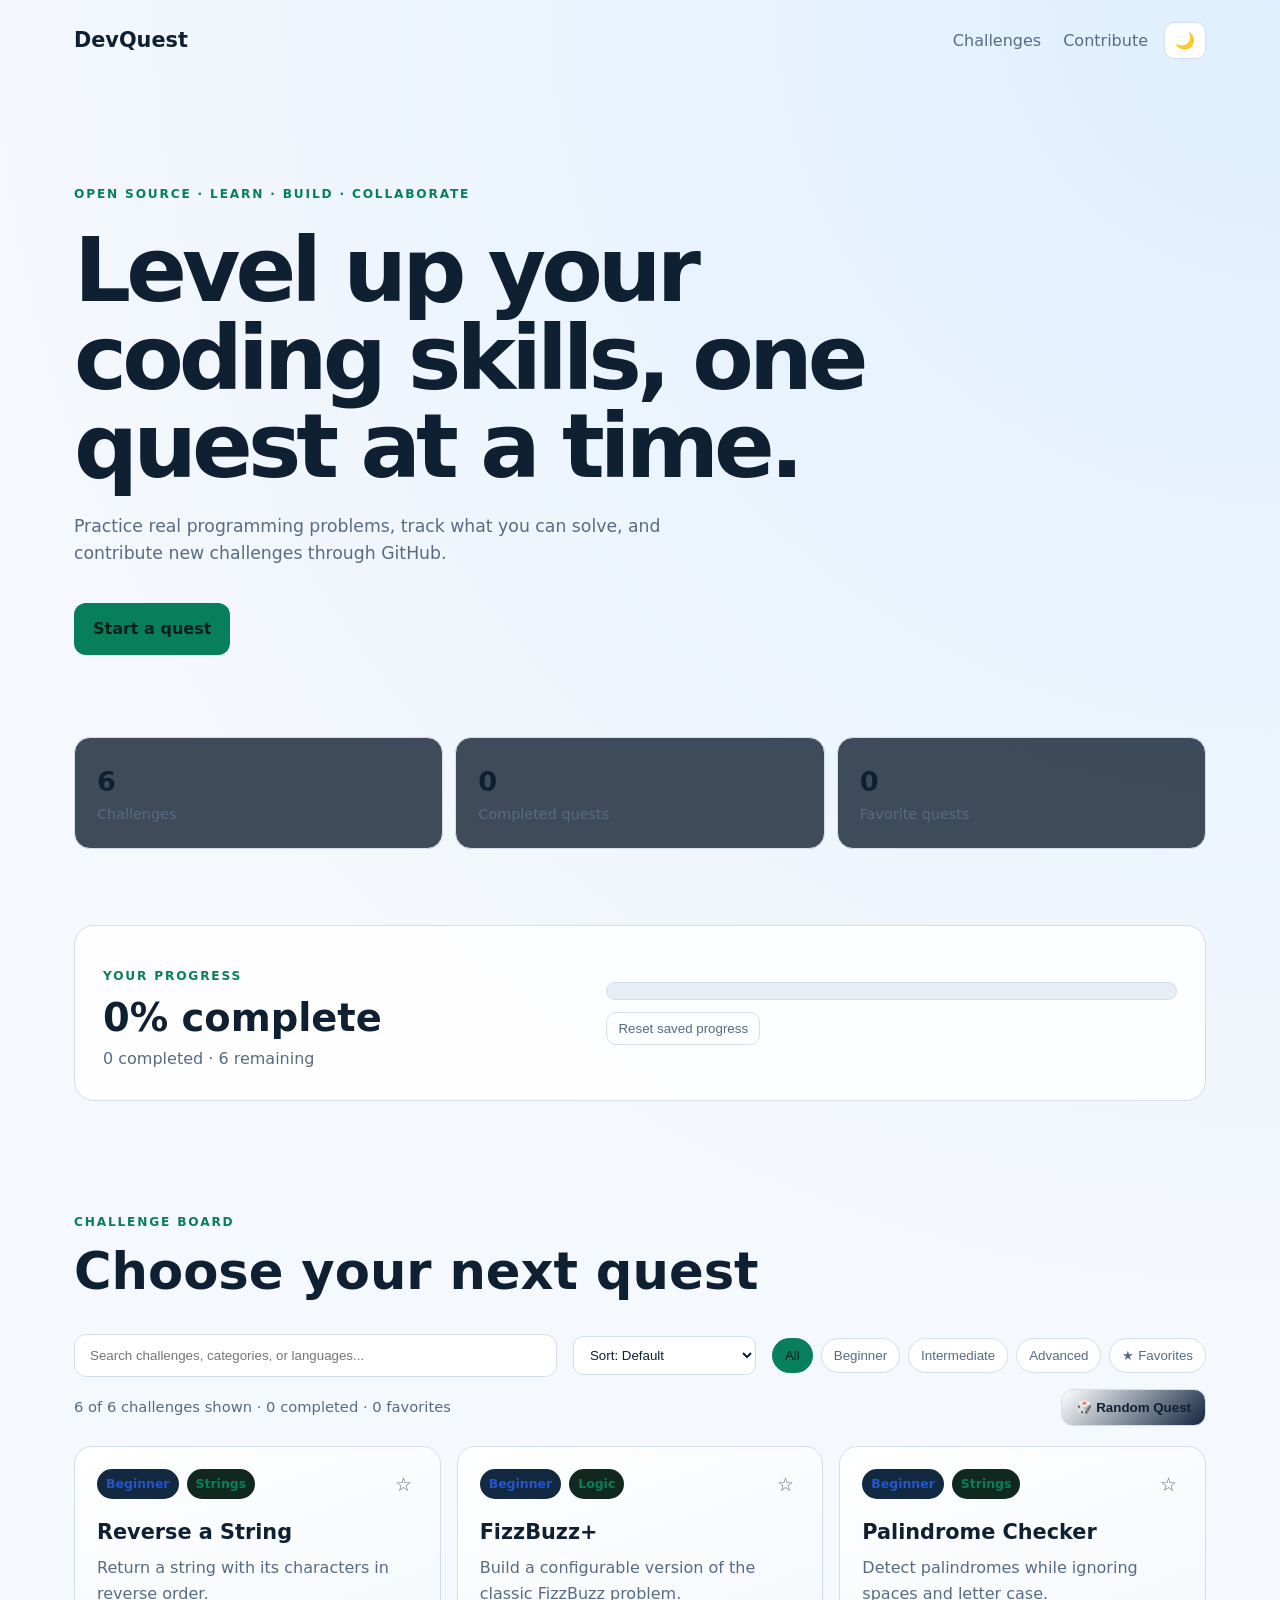
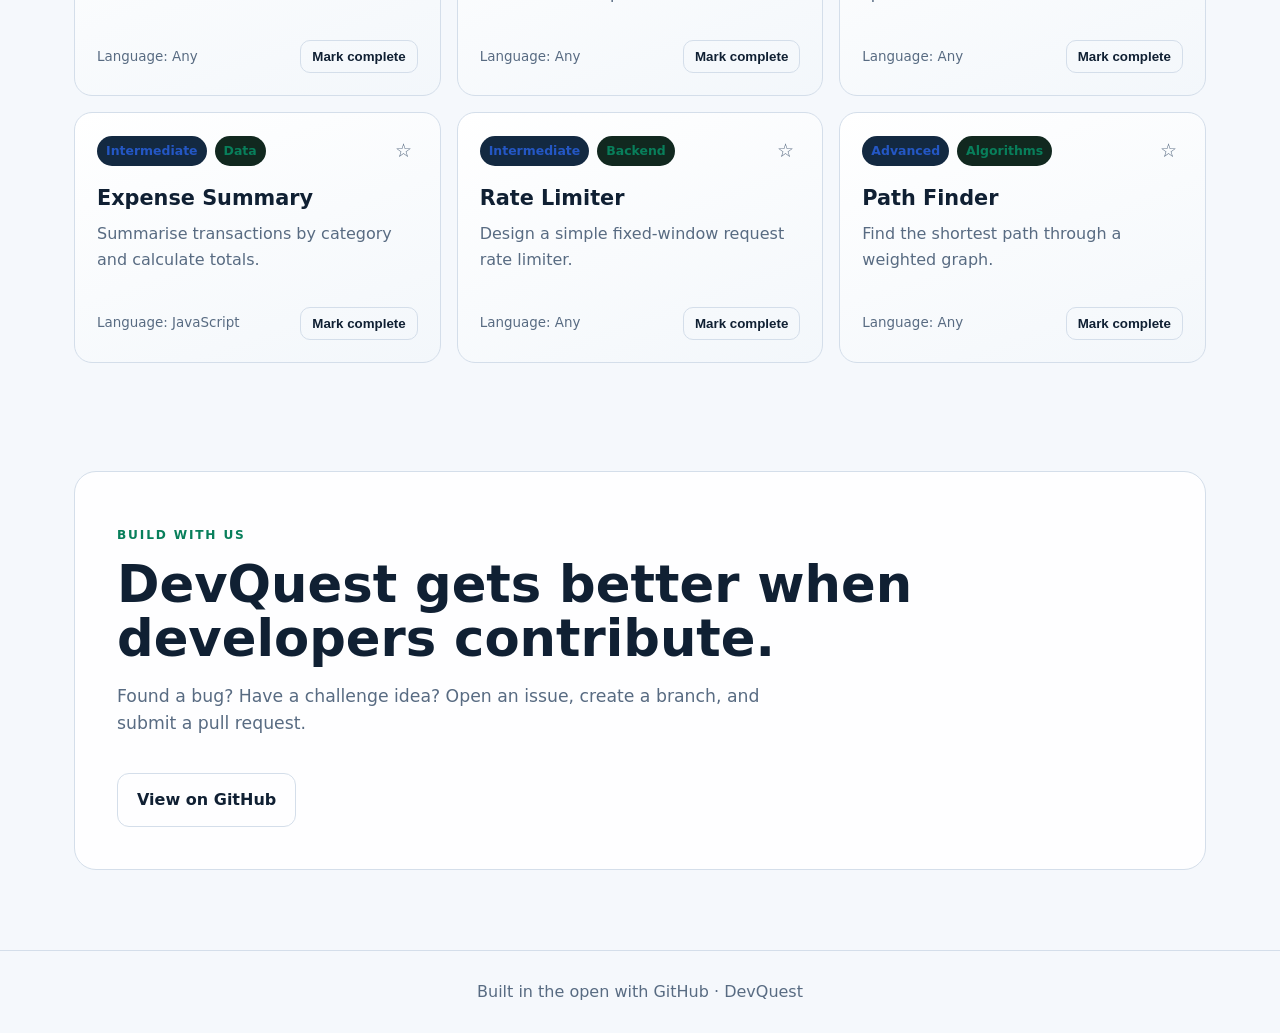
<file: index.html>
<!doctype html>
<html lang="en">
<head>
  <meta charset="utf-8">
  <meta name="viewport" content="width=device-width,initial-scale=1">
  <meta name="description" content="DevQuest is an open-source coding challenge platform for learning through practice and collaboration.">
  <title>DevQuest — Learn by Building</title>
  <link rel="stylesheet" href="css/style.css">
</head>
<body>
  <header class="site-header">
    <a class="brand" href="#">DevQuest</a>
    <div class="header-actions">
    <nav aria-label="Primary navigation">
      <a href="#challenges">Challenges</a>
      <a href="#contribute">Contribute</a>
    </nav>
    <button id="theme-toggle" class="theme-toggle" type="button" aria-label="Toggle color theme">☀️</button>
    </div>
  </header>

  <main>
    <section class="hero">
      <p class="eyebrow">OPEN SOURCE · LEARN · BUILD · COLLABORATE</p>
      <h1>Level up your coding skills, one quest at a time.</h1>
      <p>Practice real programming problems, track what you can solve, and contribute new challenges through GitHub.</p>
      <a class="button" href="#challenges">Start a quest</a>
    </section>

    <section class="stats" aria-label="Project highlights">
      <div><strong id="challenge-count">0</strong><span>Challenges</span></div>
      <div><strong id="completed-count">0</strong><span>Completed quests</span></div>
      <div><strong id="favorites-count">0</strong><span>Favorite quests</span></div>
    </section>

    <section class="progress-dashboard" aria-labelledby="progress-title">
      <div class="progress-copy">
        <p class="eyebrow">YOUR PROGRESS</p>
        <h2 id="progress-title"><span id="progress-percent">0%</span> complete</h2>
        <p><span id="progress-completed">0</span> completed · <span id="progress-remaining">0</span> remaining</p>
      </div>
      <div>
        <div class="progress-track" role="progressbar" aria-label="Challenge completion" aria-valuemin="0" aria-valuemax="100" aria-valuenow="0">
          <div id="progress-fill" class="progress-fill"></div>
        </div>
        <button id="reset-progress" class="reset-progress-btn" type="button">Reset saved progress</button>
      </div>
    </section>

    <section id="challenges" class="section">
      <div class="section-heading">
        <div>
          <p class="eyebrow">CHALLENGE BOARD</p>
          <h2>Choose your next quest</h2>
        </div>
      </div>

      <div class="challenge-tools">
        <label class="search-box">
          <span class="sr-only">Search challenges</span>
          <input id="challenge-search" type="search" placeholder="Search challenges, categories, or languages..." autocomplete="off">
        </label>
        <div class="sort-wrap">
          <label for="challenge-sort" class="sr-only">Sort challenges</label>
          <select id="challenge-sort" aria-label="Sort challenges">
            <option value="default">Sort: Default</option>
            <option value="title-asc">Title A–Z</option>
            <option value="title-desc">Title Z–A</option>
            <option value="difficulty-asc">Difficulty: Easy → Hard</option>
            <option value="difficulty-desc">Difficulty: Hard → Easy</option>
          </select>
        </div>
        <div class="filters" role="group" aria-label="Filter challenges by difficulty">
          <button class="filter active" data-filter="All">All</button>
          <button class="filter" data-filter="Beginner">Beginner</button>
          <button class="filter" data-filter="Intermediate">Intermediate</button>
          <button class="filter" data-filter="Advanced">Advanced</button>
          <button class="filter" data-filter="Favorites">★ Favorites</button>
        </div>
      </div>

      <div class="results-row"><p id="results-summary" class="results-summary" aria-live="polite"></p><button id="random-quest" class="random-quest-btn" type="button">🎲 Random Quest</button></div>
      <div id="challenge-grid" class="challenge-grid" aria-live="polite"></div>
    </section>

    <section id="contribute" class="section contribute">
      <p class="eyebrow">BUILD WITH US</p>
      <h2>DevQuest gets better when developers contribute.</h2>
      <p>Found a bug? Have a challenge idea? Open an issue, create a branch, and submit a pull request.</p>
      <a class="button secondary" href="https://github.com/Codingapo/devquest">View on GitHub</a>
    </section>
  </main>

  <footer>Built in the open with GitHub · DevQuest</footer>
  <script src="js/theme.js"></script>
  <script src="js/challenges-data.js"></script>
  <script src="js/app.js"></script>
</body>
</html>
</file>
<file: css/style.css>
:root{--bg:#07111f;--panel:#0d1b2d;--text:#eef6ff;--muted:#9db0c6;--accent:#7cf7c8;--accent2:#8cb6ff;--border:#20334d}*{box-sizing:border-box}html{scroll-behavior:smooth}body{margin:0;font-family:Inter,system-ui,-apple-system,BlinkMacSystemFont,"Segoe UI",sans-serif;background:radial-gradient(circle at top right,#102a44 0,#07111f 42%);color:var(--text);line-height:1.6}.site-header{max-width:1180px;margin:auto;padding:22px 24px;display:flex;align-items:center;justify-content:space-between}.brand{color:var(--text);font-size:1.3rem;font-weight:800;text-decoration:none}.site-header nav{display:flex;gap:22px}.site-header nav a{color:var(--muted);text-decoration:none}.site-header nav a:hover{color:var(--text)}main{max-width:1180px;margin:auto;padding:0 24px}.hero{padding:92px 0 64px;max-width:820px}.eyebrow{font-size:.76rem;letter-spacing:.15em;font-weight:800;color:var(--accent)}h1{font-size:clamp(2.8rem,7vw,5.8rem);line-height:.98;margin:.25em 0;letter-spacing:-.055em}h2{font-size:clamp(2rem,4vw,3.2rem);line-height:1.05;margin:.25em 0}.hero>p:not(.eyebrow),.contribute>p:not(.eyebrow){font-size:1.08rem;color:var(--muted);max-width:680px}.button{display:inline-block;margin-top:18px;padding:13px 19px;border-radius:12px;background:var(--accent);color:#052017;text-decoration:none;font-weight:800}.button.secondary{background:transparent;color:var(--text);border:1px solid var(--border)}.stats{display:grid;grid-template-columns:repeat(3,1fr);gap:12px;margin:18px 0 76px}.stats div{background:rgba(13,27,45,.78);border:1px solid var(--border);border-radius:16px;padding:22px}.stats strong,.stats span{display:block}.stats strong{font-size:1.7rem}.stats span{color:var(--muted);font-size:.9rem}.section{padding:58px 0}.section-heading{display:flex;align-items:end;justify-content:space-between;gap:24px;margin-bottom:22px}.challenge-tools{display:flex;align-items:center;justify-content:space-between;gap:16px;margin-bottom:12px}.search-box{flex:1;max-width:520px}.search-box input{width:100%;padding:13px 15px;border-radius:12px;border:1px solid var(--border);background:var(--panel);color:var(--text);outline:none}.search-box input:focus{border-color:var(--accent2);box-shadow:0 0 0 3px rgba(140,182,255,.12)}.filters{display:flex;gap:8px;flex-wrap:wrap}.filter{border:1px solid var(--border);background:var(--panel);color:var(--muted);padding:9px 12px;border-radius:999px;cursor:pointer}.filter.active,.filter:hover{color:#052017;background:var(--accent);border-color:var(--accent)}.results-summary{color:var(--muted);margin:0 0 20px;font-size:.92rem}.challenge-grid{display:grid;grid-template-columns:repeat(3,1fr);gap:16px}.card{min-height:250px;background:linear-gradient(160deg,rgba(17,37,61,.95),rgba(10,22,38,.95));border:1px solid var(--border);border-radius:18px;padding:22px;display:flex;flex-direction:column}.card:hover{transform:translateY(-3px);transition:.2s ease;border-color:#3b5a7d}.card-top{display:flex;gap:8px;align-items:center;flex-wrap:wrap}.badge,.category{width:max-content;padding:5px 9px;border-radius:999px;font-size:.78rem;font-weight:750}.badge{background:#132941;color:var(--accent2)}.category{background:#11281f;color:var(--accent)}.card h3{font-size:1.3rem;margin:16px 0 6px}.card p{color:var(--muted);margin:0 0 18px}.card footer{margin-top:auto;padding:0;color:var(--muted);font-size:.84rem}.empty-state{grid-column:1/-1;padding:42px;border:1px dashed var(--border);border-radius:18px;text-align:center;color:var(--muted);background:rgba(13,27,45,.45)}.contribute{margin:50px 0 80px;padding:42px;border:1px solid var(--border);border-radius:22px;background:rgba(13,27,45,.7)}body>footer{border-top:1px solid var(--border);padding:28px;text-align:center;color:var(--muted)}.sr-only{position:absolute;width:1px;height:1px;padding:0;margin:-1px;overflow:hidden;clip:rect(0,0,0,0);white-space:nowrap;border:0}@media(max-width:850px){.challenge-grid{grid-template-columns:1fr 1fr}.section-heading,.challenge-tools{align-items:flex-start;flex-direction:column}.search-box{width:100%;max-width:none}}@media(max-width:560px){.site-header nav{display:none}.hero{padding-top:58px}.stats,.challenge-grid{grid-template-columns:1fr}.contribute{padding:28px}}.card.completed{border-color:var(--accent);box-shadow:0 0 0 1px rgba(124,247,200,.18) inset}.card.completed h3{text-decoration:line-through;text-decoration-thickness:2px;text-decoration-color:rgba(124,247,200,.45)}.quest-actions{margin-top:auto;padding-top:16px;display:flex;align-items:center;justify-content:space-between;gap:12px}.quest-actions footer{margin:0}.complete-btn{border:1px solid var(--border);background:transparent;color:var(--text);padding:8px 11px;border-radius:10px;cursor:pointer;font-weight:700}.complete-btn:hover{border-color:var(--accent)}.complete-btn.done{background:var(--accent);border-color:var(--accent);color:#052017}.challenge-link{color:var(--text);text-decoration:none}.challenge-link:hover{color:var(--accent)}.detail-main{max-width:900px;padding-top:54px;padding-bottom:90px}.back-link{display:inline-block;margin-bottom:34px;color:var(--muted);text-decoration:none}.back-link:hover{color:var(--text)}.challenge-detail>h1{margin-top:18px}.detail-meta{display:flex;gap:8px;align-items:center;flex-wrap:wrap}.detail-language{color:var(--muted);font-size:.9rem}.detail-lead{font-size:1.15rem;color:var(--muted);max-width:720px;margin-bottom:34px}.detail-panel{background:rgba(13,27,45,.72);border:1px solid var(--border);border-radius:18px;padding:24px;margin:18px 0}.detail-panel h2{font-size:1.25rem;margin-top:0}.detail-panel pre{white-space:pre-wrap;word-break:break-word;color:var(--accent);font-size:.95rem}.detail-grid{display:grid;grid-template-columns:1fr 1fr;gap:16px}.detail-grid .detail-panel{margin:0}@media(max-width:700px){.detail-grid{grid-template-columns:1fr}}.results-row{display:flex;align-items:center;justify-content:space-between;gap:16px;margin-bottom:20px}.results-row .results-summary{margin:0}.random-quest-btn{border:1px solid var(--border);background:linear-gradient(135deg,var(--panel),#122640);color:var(--text);padding:10px 14px;border-radius:12px;cursor:pointer;font-weight:800}.random-quest-btn:hover{border-color:var(--accent);color:var(--accent)}@media(max-width:560px){.results-row{align-items:flex-start;flex-direction:column}.random-quest-btn{width:100%}}.progress-dashboard{margin:0 0 42px;padding:28px;border:1px solid var(--border);border-radius:20px;background:linear-gradient(145deg,rgba(13,27,45,.88),rgba(9,20,34,.88));display:grid;grid-template-columns:1fr 1.2fr;gap:28px;align-items:center}.progress-copy h2{font-size:clamp(1.7rem,3vw,2.5rem);margin:.2em 0}.progress-copy>p:last-child{margin:0;color:var(--muted)}.progress-track{height:18px;border-radius:999px;background:#0a1626;border:1px solid var(--border);overflow:hidden}.progress-fill{height:100%;width:0;background:linear-gradient(90deg,var(--accent2),var(--accent));transition:width .25s ease}@media(max-width:700px){.progress-dashboard{grid-template-columns:1fr}.progress-track{height:16px}}.sort-wrap select{padding:10px 12px;border-radius:10px;border:1px solid var(--border);background:var(--panel);color:var(--text);outline:none}.sort-wrap select:focus{border-color:var(--accent2)}.favorite-btn{border:0;background:transparent;color:var(--muted);font-size:1.2rem;cursor:pointer;padding:4px 6px;margin-left:auto}.favorite-btn.active{color:#ffd166}.card-top{justify-content:flex-start}.card-top .favorite-btn{margin-left:auto}@media(max-width:850px){.sort-wrap{width:100%}.sort-wrap select{width:100%}}
:root[data-theme="light"]{--bg:#f5f8fc;--panel:#ffffff;--text:#102033;--muted:#586b82;--accent:#087f5b;--accent2:#2457c5;--border:#d4deea}
:root[data-theme="light"] body{background:radial-gradient(circle at top right,#dfefff 0,#f5f8fc 45%)}
:root[data-theme="light"] .card{background:linear-gradient(160deg,#ffffff,#f3f7fb)}
:root[data-theme="light"] .progress-dashboard,:root[data-theme="light"] .contribute,:root[data-theme="light"] .detail-panel{background:rgba(255,255,255,.88)}
:root[data-theme="light"] .progress-track{background:#e7edf5}
.header-actions{display:flex;align-items:center;gap:16px}.header-actions nav{display:flex;gap:22px}.theme-toggle{border:1px solid var(--border);background:var(--panel);color:var(--text);border-radius:10px;padding:8px 10px;cursor:pointer;font-size:1rem}
@media(max-width:560px){.header-actions nav{display:none}}
.reset-progress-btn{margin-top:12px;border:1px solid var(--border);background:transparent;color:var(--muted);padding:8px 11px;border-radius:10px;cursor:pointer}.reset-progress-btn:hover{color:var(--text);border-color:var(--accent2)}
</file>
